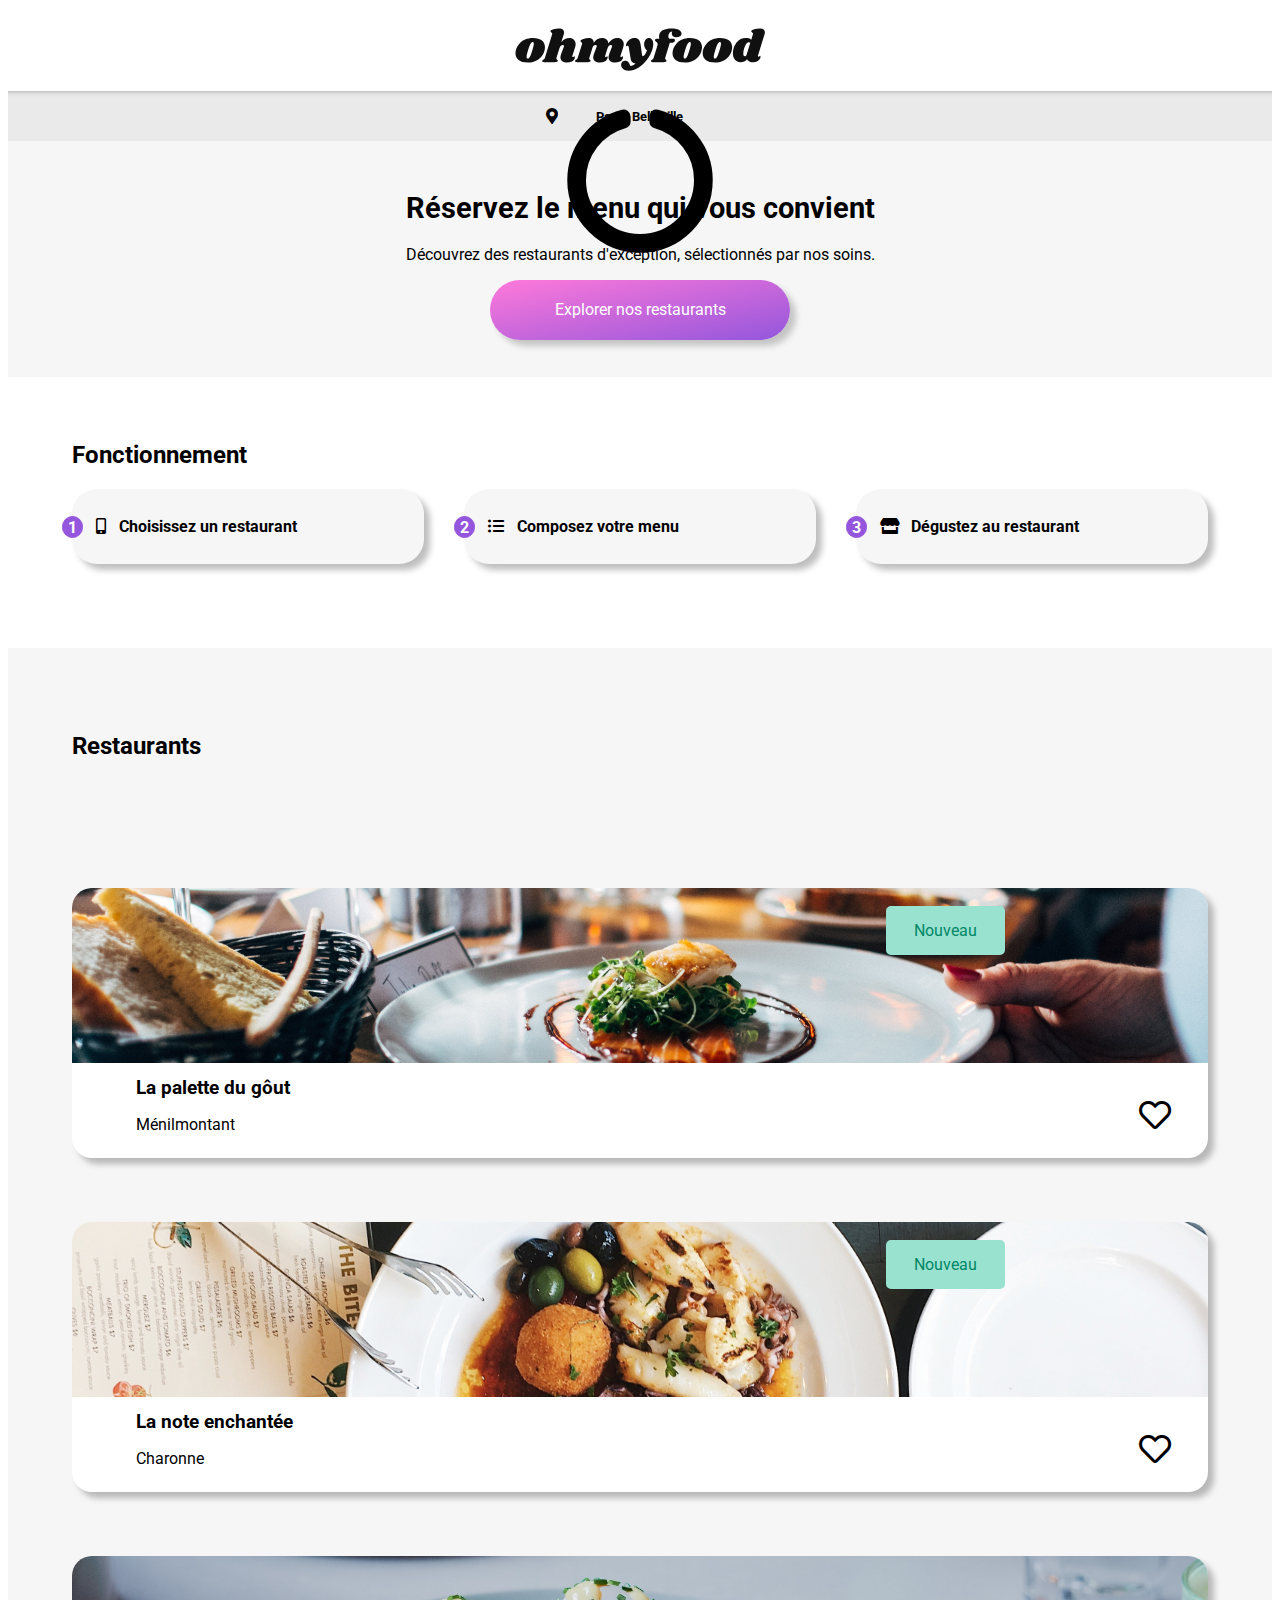
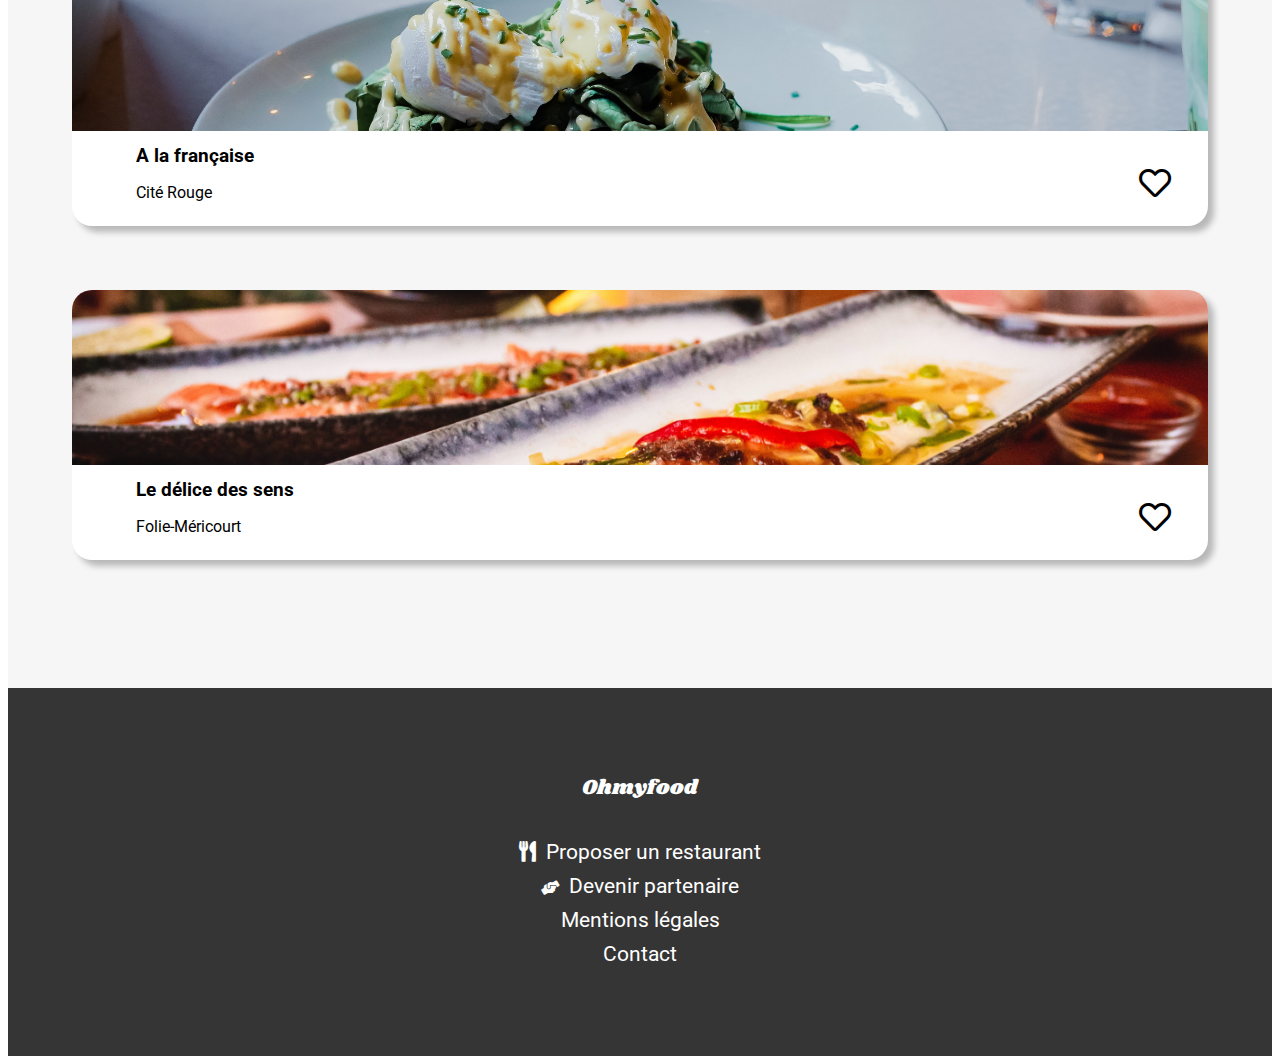
<file: index.html>
<!DOCTYPE html>
    <html lang="fr">
        <head>
            <meta charset="utf-8" />
            <meta name="viewport" content="width=device-width, initial-scale=1.0">
            <title>Ohmyfood</title> 
            <link rel="preload" href="https://cdnjs.cloudflare.com/ajax/libs/font-awesome/5.15.3/css/all.min.css" as="style">
            <link rel="preload" href="https://necolas.github.io/normalize.css/8.0.1/normalize.css" as="style">
            <link rel="preload" href="style.css" as="style">
            <link rel="shortcut icon" type="image/x-icon" href="./images/logo/1627908381.ico">  

            <meta name="description" content="site Ohmyfood pour le P3">
            <meta name="author"       content="Julien Brazzalotto">
                                    
            <link rel="stylesheet" href="https://cdnjs.cloudflare.com/ajax/libs/font-awesome/5.15.3/css/all.min.css">
            <link rel="stylesheet" href="https://necolas.github.io/normalize.css/8.0.1/normalize.css">
            <link rel="stylesheet" href="style.css" />
        
        </head>

        <body class="opacite">    
                    
            <div class="loader">
                <i class="fas fa-circle-notch fa-spin"></i>
            </div>
                      
            <header>
                <img class="logo" src="./images/logo/ohmyfood@2x.svg" alt="logo_Ohmyfood">
            </header>

            <section class="presentation">
                <form class="recherche">
                    <i class="fas fa-map-marker-alt"></i>
                    <input class="ville" type="search" placeholder="Paris, Belleville" >
                </form>
                <h1>Réservez le menu qui vous convient</h1>
                <p class="soustitre">Découvrez des restaurants d'exception, sélectionnés par nos soins.</p>
                <p class="bouton-restaurants"><a class="bouton" href="#restaurants">Explorer nos restaurants</a></p>
            </section>

            <section class="fonctionnement">
                <h2>Fonctionnement</h2>
                <ul>
                    <li><p class="nombre">1</p><p><i class="fas fa-mobile-alt icone"></i></p><p>Choisissez un restaurant</p></li>
                    <li><p class="nombre">2</p><p><i class="fas fa-list-ul icone"></i></p><p>Composez votre menu</p></li>
                    <li><p class="nombre">3</p><p><i class="fas fa-store icone"></i></p><p class="texte">Dégustez au restaurant</p></li>
                </ul>
            </section>

            <section id="restaurants" class="restaurants">
                <h2 class="titre-restaurants">Restaurants</h2>
                
                <a href="./fiches_restaurants/lapalettedugout.html">
                    <figure>
                        <img src="./images/restaurants/jay-wennington-N_Y88TWmGwA-unsplash.jpg" alt="la_palette_du_gout">
                        <figcaption>
                            <h3 class="nom-restaurants">La palette du gôut</h3>
                            <div>
                                <i class="far fa-heart coeur-vide fa-2x"><i class="fas fa-heart coeur-plein"></i></i>
                            </div>
                            <p class="lieu">Ménilmontant</p>                            
                            <p class="nouveau">Nouveau</p>                           
                        </figcaption>
                    </figure>                       
                </a>                 
        
                <a href="./fiches_restaurants/lanoteenchantee.html">
                    <figure>                   
                        <img src="./images/restaurants/stil-u2Lp8tXIcjw-unsplash.jpg" alt="la_note_enchantée">
                        <figcaption>
                            <h3 class="nom-restaurants">La note enchantée</h3>
                            <div>
                                <i class="far fa-heart coeur-vide fa-2x"><i class="fas fa-heart coeur-plein"></i></i>
                            </div>
                            <p class="lieu">Charonne</p>
                            <p class="nouveau">Nouveau</p>
                        </figcaption> 
                    </figure>                       
                </a>
                
                <a href="./fiches_restaurants/alafrancaise.html">
                    <figure>
                        <img src="./images/restaurants/toa-heftiba-DQKerTsQwi0-unsplash.jpg" alt="a_la_francaise">
                        <figcaption>
                            <h3 class="nom-restaurants">A la française</h3>
                            <div>
                                <i class="far fa-heart coeur-vide fa-2x"><i class="fas fa-heart coeur-plein"></i></i>
                            </div>
                            <p class="lieu">Cité Rouge</p>                            
                        </figcaption>
                    </figure>
                </a>

                <a href="./fiches_restaurants/ledelicedessens.html">
                    <figure>
                        <img src="./images/restaurants/louis-hansel-shotsoflouis-qNBGVyOCY8Q-unsplash.jpg" alt="le_délice_des_sens">
                        <figcaption>
                            <h3 class="nom-restaurants">Le délice des sens</h3>
                            <div>
                                <i class="far fa-heart coeur-vide fa-2x"><i class="fas fa-heart coeur-plein"></i></i>
                            </div>
                            <p class="lieu">Folie-Méricourt</p>                                                         
                        </figcaption>
                    </figure>
                </a>  
            </section>

            <footer>                
                <h3>Ohmyfood</h3>
                <ul>
                    <li><a href="#"><i class="fas fa-utensils"></i>Proposer un restaurant</a></li>
                    <li><a href="#"><i class="fas fa-hands-helping"></i>Devenir partenaire</a></li>
                    <li><a href="#">Mentions légales</a></li>
                    <li><a href="mailto:contact@ohmyfood.fr">Contact</a></li>
                </ul>                
            </footer>
        </body>
    </html>
</file>
<file: style.css>
@import url('https://fonts.googleapis.com/css2?family=Roboto:ital@0;1&family=Shrikhand&display=swap');

@keyframes fa-circle-notch{
    0% {
        opacity: 1;
        color: var(--couleur-primaire);            
    }
    40% {
        color: var(--couleur-secondaire);        
    }
    80% {
        color: var(--couleur-tertiaire);
        opacity: 1;        
    }
    98% {
        color: var(--couleur-tertiaire);
        opacity: 0;
        transform: translateY(0);
    }
    100% {
        color: var(--couleur-tertiaire);
        opacity: 0;
        transform: translateY(-999999999px);
    }
}

@keyframes fond{
    0% {
        opacity: 0.5;
    }
    100% {
        opacity: 1;
    }
}

@keyframes nouveau{
    0% {
        opacity: 0;
    }
    30% {
        opacity: 1;
    }
    100% {
        opacity: 1;
    }
}

@keyframes menu {
    0% {
      transform: translateY(20px);
      opacity: 0;
    }
    100% {
      transform: translateY(0px);
      opacity: 1;
    }
}

@keyframes rotation {
    0% {
        transform: rotate(0deg);
    }
    100% {
        transform: rotate(360deg);
    }
}

html{
    --couleur-primaire: #9356DC;
    --couleur-secondaire: #FF79DA ;
    --couleur-tertiaire: #99E2D0;
    --couleur-fond-gris-form: #eaeaea;
    --couleur-fond-gris-presentation: #f6f6f6;
    --couleur-fond-noir-footer: #353535;
    scroll-behavior: smooth;
}

body{
    font-family: 'Roboto', verdana, serif;
}

a{
    text-decoration: none;
    color: black;
    cursor: pointer;
}

footer a:hover{
    text-decoration: underline;
}

ul {
    list-style: none;
}

header,
form,
.fonctionnement li,
figure,
figcaption,
h1,
.ville,
.soustitre,
.bouton-restaurants,
.bouton,
.commande{
    display: flex;
    justify-content: center;
    align-items: center;
    text-align: center;
}

header{
    padding: 20px 0 20px 0;
}

form{
    align-items: center;
    height: 50px;
    background: var(--couleur-fond-gris-form);
    box-shadow: inset 0px 11px 8px -15px  black;
}

.fonctionnement ul{
    width: 100%;
    padding: 0;
}

.fonctionnement li{
    justify-content: flex-start;  
    height: 75px;
    margin: 0 0 20px 0;
    border-radius: 25px;
    font-weight: bold;
    background: var(--couleur-fond-gris-presentation);
    box-shadow: 6px 6px 6px rgba(0, 0, 0, 0.253);    
}

figure{
    display: block;
    height: 270px;
    margin: 50px 0 5vw 0;
    border-radius: 20px;
    background: white;
    box-shadow: 6px 6px 6px rgba(0, 0, 0, 0.253);    
}

img:not(.logo){
    width: 100%;
    height: 175px;
    border-radius: 20px 20px 0 0;
    object-fit: cover;
}

figcaption{
    flex-direction: column;
    align-items: flex-start;
    padding-left: 5vw;
}

footer{
    padding: 5vw;
    background: var(--couleur-fond-noir-footer);
    color: white;    
}

footer h3{
    font-family: 'Shrikhand', Verdana, sans-serif;
    font-size: 1.3rem;
    font-weight: normal;
}

footer ul{
    padding: 0;   
}

footer li{
    margin-bottom: 10px;
}

footer a{
    font-size: 1.3rem;
    color: white;
}

.logo{
    width: 165px;
}

::placeholder{
    font-family: 'Roboto';
    font-weight: bold;
    color: black;
    background: var(--couleur-fond-gris-form);
}

.presentation:not(form){
    height: 286px;
    background: var(--couleur-fond-gris-presentation);    
}

.ville{
    height: 30px;
    padding: 0;
    border: none;
    font-weight: bold;
    font-family: 'Roboto';  
    background: var(--couleur-fond-gris-form);
}

.bouton{
    width: 220px;
    height: 50px;
    border-radius: 200px;
    color: white;
    background: linear-gradient(to left top, #9356DC, #FF79DA);
    box-shadow: 6px 6px 6px rgba(0, 0, 0, 0.2);
}

.fonctionnement{
    margin: 5vw 5vw 15vw 5vw;
}

.nombre{
    position: relative;
    margin: 0 6vw 0 -10px;
    padding: 1px 5px 0 5px;
    border: 1px solid var(--couleur-primaire);
    border-radius: 200px;
    background: var(--couleur-primaire);
    color: white; 
}

.fa-mobile-alt,
.fa-list-ul,
.fa-store{
    margin-right: 10vw;
}

.fonctionnement li:hover .icone,
.fonctionnement li:focus .icone{
    color: var(--couleur-primaire);
}

.fonctionnement li:hover,
.fonctionnement li:focus {
    background: hsla(267, 66%, 60%, 0.2);;
}

.restaurants{
    padding: 8vw 5vw 5vw 5vw;
    background: var(--couleur-fond-gris-presentation);
}

.titre-restaurants{
    margin-bottom: 10vw;
}

.nom-restaurants{
    margin: 10px 0 0 0;
}

.nouveau{
    position: relative;
    left: 70%;
    bottom: 260px;
    padding: 1vw 2vw 1vw 2vw;
    border: 2px solid var(--couleur-tertiaire);
    border-radius: 5px;    
    background: var(--couleur-tertiaire);
    color: #008766;
    animation: nouveau 1.5s infinite;
}

.coeur-vide {
    position: absolute;
    right: 8.5vw;
    z-index: 1;
}

.coeur-plein {
    position: absolute;
    right: 0;
    top: -1px;
    background: linear-gradient(to bottom, #9356DC, #FF79DA);
    -webkit-background-clip: text;
    color: transparent;
    opacity: 0;
    transform: scale(0);
    transform-origin: bottom;
    transition: 0.8s ease;
}

.coeur-vide:hover .coeur-plein,
.coeur-vide:focus .coeur-plein {
    transform: scale(0.92);
    opacity: 1;
}

.fa-hands-helping{
    font-size: 0.9rem;
}

.fa-utensils,
.fa-hands-helping{
    margin-right: 10px;
}

.bouton:hover,
.bouton:focus {
    background: linear-gradient(to top left, hsla(267, 66%, 60%, 0.9), hsla(317, 100%, 74%, 0.9));
    box-shadow: 6px 6px 6px rgba(0, 0, 0, 0.4);
}

.loader{
    position: absolute;
    top: 20%;
    left: 50%;
    margin: -75px 0 0 -75px;
    animation: fa-circle-notch  3s 1 both;
    overflow: hidden;
}   

.fa-circle-notch{
    font-size: 150px;   
    animation: fa-spin linear 500ms infinite;
}

.opacite{
    animation: fond 3s linear 1 both;
}

@media screen and (min-width: 769px){    
    
    .fonctionnement ul,
    footer,
    footer ul{
        display: flex;
        flex-direction: row;
    }
    
    .fonctionnement ul{
        justify-content: space-between;
        width: 100%;
    }

    .fonctionnement li{
        width: 31%;
    }

    footer, footer ul{
        flex-direction: column;
        align-items: center;
    }

    h1{
        margin-top: 50px;
        font-size: 1.8rem;
    }

    .logo{
        width: 250px;
    }

    .bouton{
        width: 300px;
        height: 60px;
    }

    .fonctionnement{
        margin: 5vw;
    }

    .nombre{
        margin: 0 1vw 0 -10px;
    }

    .fa-mobile-alt,
    .fa-list-ul,
    .fa-store{
        margin-right: 1vw;
    }

    .restaurants{
        padding: 5vw;
    }
}

@media screen and (min-width: 1281px){
    
    img:not(.logo){
        width: 22vw;
        overflow: hidden;
        object-fit: cover;
    }

    figure{
        width: 100%;
    }

    figcaption{
        padding: 0 0 0 2vw;
    }

    .fonctionnement h2,
    .titre-restaurants{
        font-size: 1.8rem;
    }

    .fonctionnement li{
        font-size: 1.3rem;
    }

    footer h3{
        font-size: 2rem;
    }
    
    .logo{
        width: 350px;
    }

    .fonctionnement{
        margin: 0;
        padding: 2vw;
    }

    .restaurants{
        display: flex;
        flex-direction: row;
        justify-content: space-between;
        padding: 5vw 2vw 1vw 2vw;
    }

    .titre-restaurants{
        position: absolute;
        bottom: auto;
        margin: 0;
    }

    .nouveau{
        left: 60%;
        padding: 5px 10px 5px 10px;
    }

    .coeur-vide{
        position: relative;
        left: 17vw;
    }

    .lieu{
        margin: 0;
    }
}

/*========================menu========================*/

.menu{
    font-family: 'Roboto', serif;
    width: 100%;
}

.menu header:not(.titre-header){
    position: fixed;
    width: 100%;
    background-color: hsla(0, 0%, 100%);
    margin: 0;
    padding: 20px 0 20px 0;
    z-index: 1;
}

.menu h2{
    text-transform: uppercase;
}

article{
    position: relative;
    top: 70px ;
    width: 100%;
    padding-bottom: 120px;
    border-radius: 30px 30px 0 0;
    background-color: var(--couleur-fond-gris-presentation);
}

article h1{
    margin-bottom: 0;
    font-family: 'Shrikhand', serif;
    font-size: 1.7rem;
}

article header{
    justify-content: flex-start;
    align-items: center;
}

article section,
.boite{
    display: flex;
    flex-direction: column;
}

article header,
article h2,
article ul{
    padding: 0 20px 0 20px;
}

article h2{
    margin-bottom: 5px;
}

.soulignement{
    justify-content: flex-start;
    width: 60px;
    margin-left: 20px;
    border: 2px solid var(--couleur-tertiaire);
    background: var(--couleur-tertiaire);
}

.menu figure{
    margin: 0;
}

.menu img:not(.logo){
    width: 100%;
    height: 400px;
    object-fit: cover;
}

.menu .coeur-vide{
    top: 15px;
}

.menu li{
    margin-bottom: 20px;
    padding: 0 20px 0 20px;
    transition: transform 1s;
}

.menu ul{
    margin-bottom: 20px;
    padding: 20px 20px 5px 20px;
}

.menu article li,
.menu .animation{
    display: flex;
    align-items: center;
}

.menu article li{
    border-radius: 20px;
    background-color: white;
    box-shadow: 6px 6px 6px rgba(0, 0, 0, 0.1);
}

.menu .boite{
    width: 90%;
    transition: width 0.4s linear;
}

.menu h3{
    margin-bottom: 5px;
    padding-right: 30px;
    overflow: hidden;
    text-overflow: ellipsis;
    white-space: nowrap;
}

b{
    position: relative;
    top: 15px;
}

.menu .animation{
    justify-content: center;
    position: absolute;
    right: 18px;
    height: 80px;
    width: 0px;
    margin: 0;
    border-radius: 0 20px 20px 0;
    background-color: var(--couleur-tertiaire);
    color: white;
    transition: width 0.5s ease-in-out;
    opacity: 0;
    font-size: 2rem;
}

.complement{
    width: 80%;
    margin-top: 0;
    padding-right: 50px;
    font-size: 0.9rem;
    overflow: hidden;
    text-overflow: ellipsis;
    white-space: nowrap;
}

article li:hover{
    cursor: pointer;
}

article li:hover .animation,
article li:focus .animation{
    width: 20%;
    opacity: 1;
}

article li:hover .boite,
article li:focus .boite{
    width: 60%;
}

article li:hover .fa-check-circle,
article li:focus .fa-check-circle {
    animation: rotation 1s forwards;
}

.menu footer{
    position: absolute;
    top: 1800px;
    width: 100%;
    padding: 0;
    font-size: 1.3rem;
    background-color: var(--couleur-fond-noir-footer);
    color: white;
}

.menulanote footer{
    top: 1900px;
}

.menu footer h3{
    padding-left: 20px;
    font-family: 'Shrikhand', Verdana, sans-serif;
    font-weight: normal;    
}

.menu footer ul{
    padding-top: 5px;
}

.menu footer li{
    margin-bottom: 10px;
    padding-left: 5px;
}

.menu footer a:hover,
.menu footer a:focus{
    text-decoration: underline;
}

.menu a{
    font-size: 1.3rem;
    color: white;
    text-decoration: none;
}

.fa-arrow-left{
    position: absolute;
    left: 5vw;
    top: 22px;
    font-size: 1.5rem;
    color: black;
}

.menu .bouton-menu,
.menu .commander{
    display: flex;
    justify-content: center;
    align-items: center;
}

.menu .bouton-menu{
    margin-top: 60px;
}

.menu .commander{
    width: 220px;
    height: 50px;
    border-radius: 200px;
    color: white;
    background: linear-gradient(to left top, #9356DC, #FF79DA);
    box-shadow: 6px 6px 6px rgba(0, 0, 0, 0.2);
}

.menu .commander:hover,
.menu .commander:focus{
    background: linear-gradient(to top left, hsla(267, 66%, 60%, 0.9), hsla(317, 100%, 74%, 0.9));
    box-shadow: 6px 6px 6px rgba(0, 0, 0, 0.4);
}

.entrees .effet-entree-1,
.plats .effet-entree-1,
.desserts .effet-entree-1 {
    animation: menu 1s linear 0ms 1;
}

.entrees .effet-entree-2,
.plats .effet-entree-2,
.desserts .effet-entree-2 {
    animation: menu 1s linear 200ms 1;
}

.entrees .effet-entree-3,
.plats .effet-entree-3,
.desserts .effet-entree-3 {
    animation: menu 1s linear 400ms 1;
}

.entrees .effet-entree-4,
.plats .effet-entree-4,
.desserts .effet-entree-4 {
    animation: menu 1s linear 600ms 1;
}

@media  screen and (min-width: 769px){

    .menu h1{
        font-size: 2rem;
    }

    .menu footer h3{
        padding: 0;
        font-size: 1.8rem;
    }

    .menu footer{
        top: 1820px;
    }

    .menulanote footer{
        top: 1950px;
    }

    .fa-arrow-left{
        top: 28px;
        font-size: 1.7rem;
    }

    .menu .coeur-vide{
        top: 50px;
    }
}

@media  screen and (min-width: 1281px){

    
    b,
    .menu h2,
    .menu h3{
        font-size: 1.5rem;
    }

    .menu footer{
        top: 2050px;
    }

    .menulanote footer{
        top: 2200px;
    }

    .fa-arrow-left{
        top: 38px;
        font-size: 2rem;
    }

    .menu .coeur-vide{
        position: relative;
        left: 70vw;
        top: 30px;
        font-size: 3rem;
    }

    .menu .animation{
        height: 100px;
        font-size: 2.2rem;
    }

    .complement{
        width: 100%;
        padding-right: 50px;
        font-size: 1.3rem;
    }

    article li:hover .animation{
        width: 20%;
        opacity: 1;
    }

    article li:hover .boite{
        width: 77%;
    }
}
</file>
